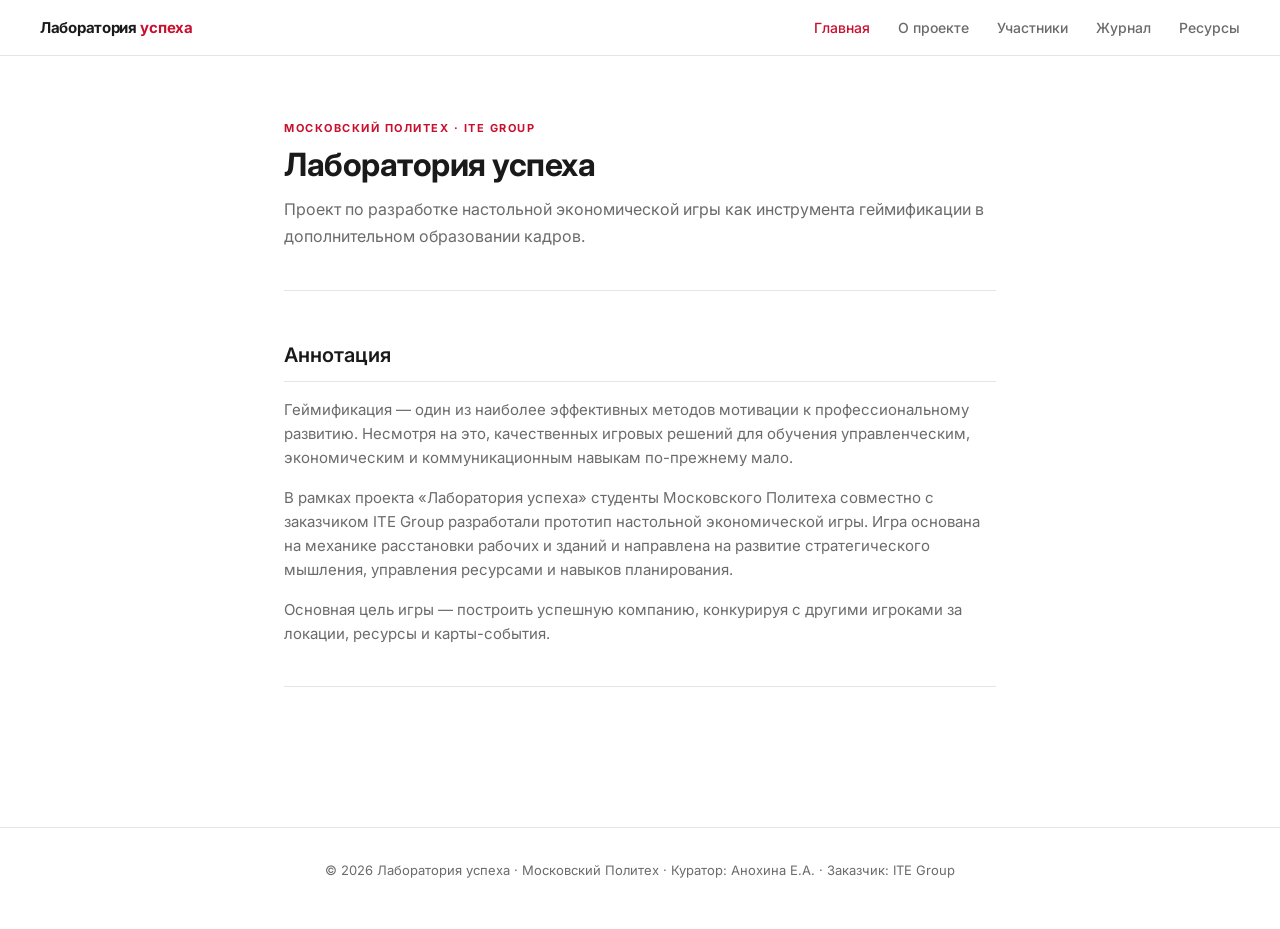
<file: site/index.html>
<!DOCTYPE html>
<html lang="ru">
<head>
  <meta charset="UTF-8" />
  <meta name="viewport" content="width=device-width, initial-scale=1.0" />
  <title>Лаборатория успеха</title>
  <link rel="stylesheet" href="style.css" />
</head>
<body>
  
<nav>
  <a class="nav-logo" href="index.html">Лаборатория <span>успеха</span></a>
  <ul class="nav-links">
    <li><a href="index.html" class="active">Главная</a></li>
    <li><a href="about.html">О проекте</a></li>
    <li><a href="team.html">Участники</a></li>
    <li><a href="journal.html">Журнал</a></li>
    <li><a href="resources.html">Ресурсы</a></li>
  </ul>
</nav>

<main>
  <div class="label">Московский Политех · ITE Group</div>
  <h1>Лаборатория успеха</h1>
  <p class="subtitle">Проект по разработке настольной экономической игры как инструмента геймификации в дополнительном образовании кадров.</p>

  <hr />

  <h2>Аннотация</h2>
  <p>Геймификация — один из наиболее эффективных методов мотивации к профессиональному развитию. Несмотря на это, качественных игровых решений для обучения управленческим, экономическим и коммуникационным навыкам по-прежнему мало.</p>
  <p>В рамках проекта «Лаборатория успеха» студенты Московского Политеха совместно с заказчиком ITE Group разработали прототип настольной экономической игры. Игра основана на механике расстановки рабочих и зданий и направлена на развитие стратегического мышления, управления ресурсами и навыков планирования.</p>
  <p>Основная цель игры — построить успешную компанию, конкурируя с другими игроками за локации, ресурсы и карты-события.</p>

  <hr />
</main>

<footer>
  <p>© 2026 Лаборатория успеха · Московский Политех · Куратор: Анохина Е.А. · Заказчик: ITE Group</p>
</footer>

</body>
</html>
</file>
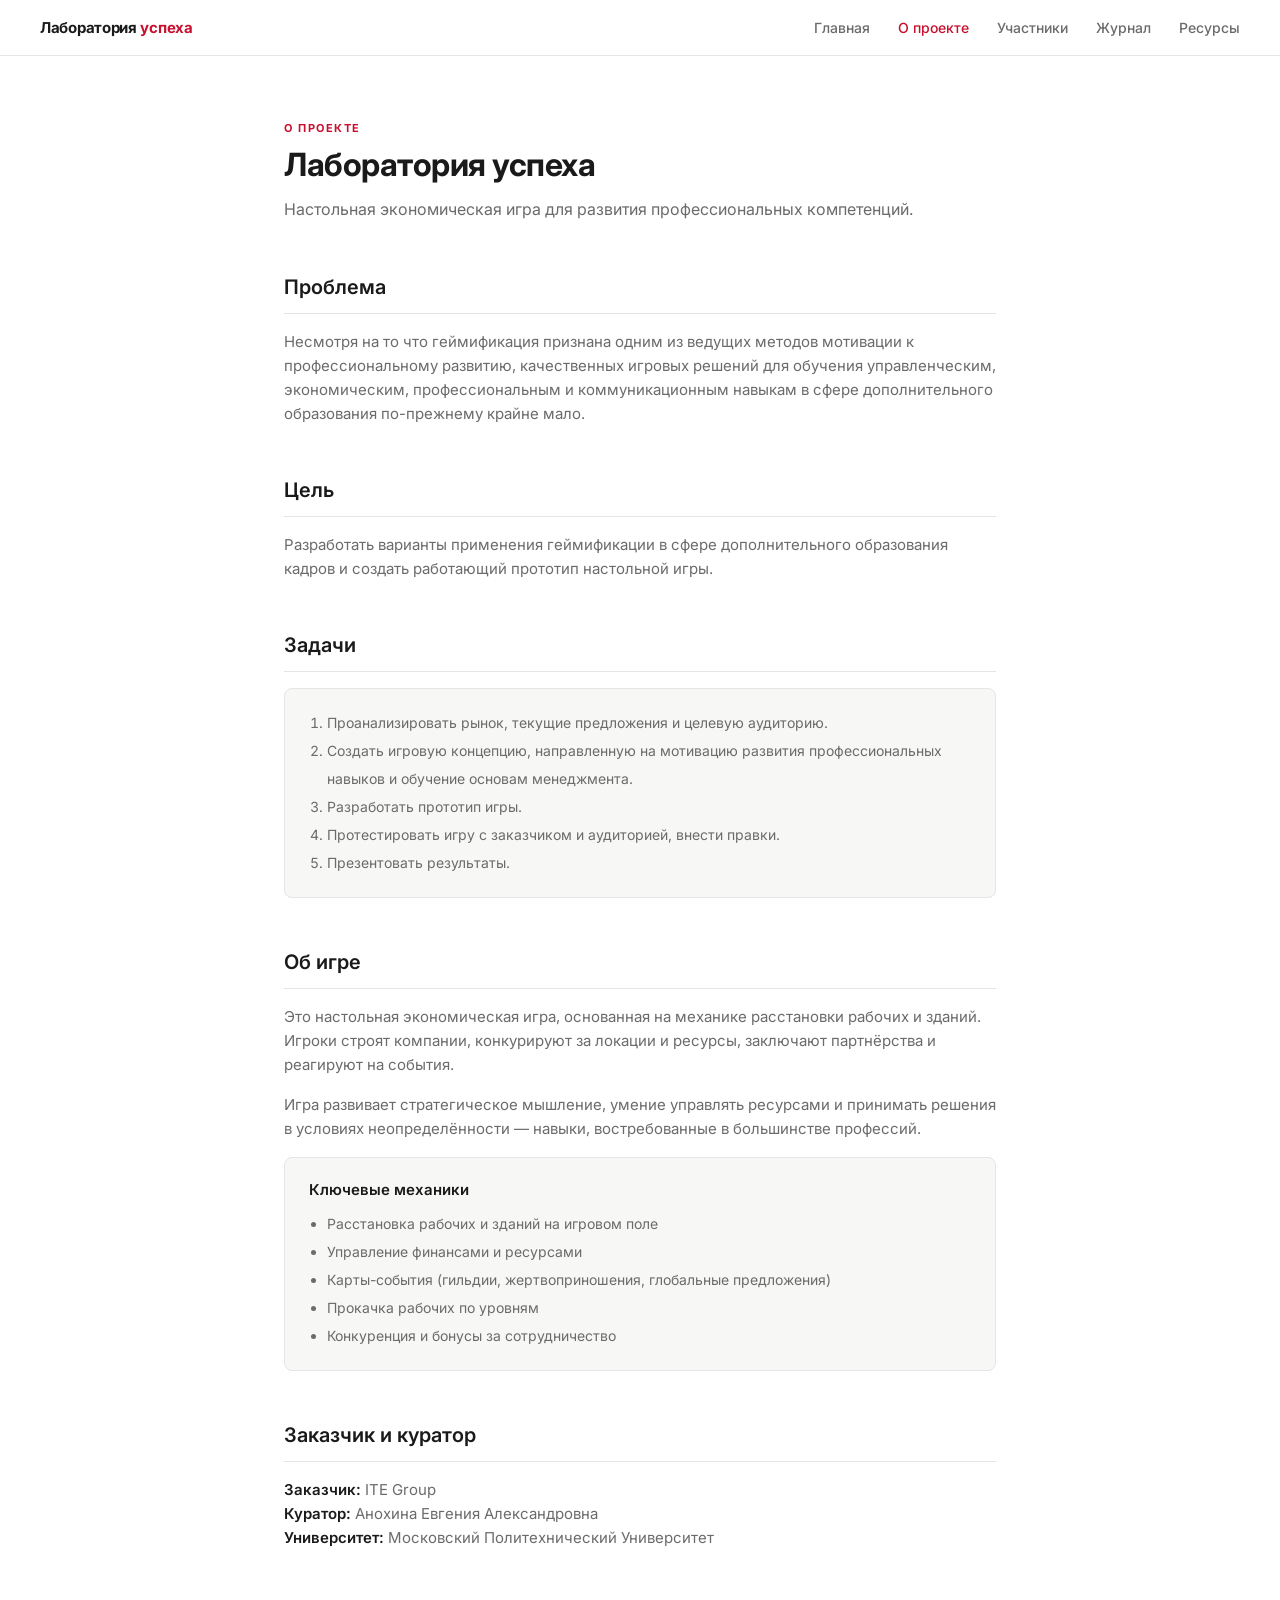
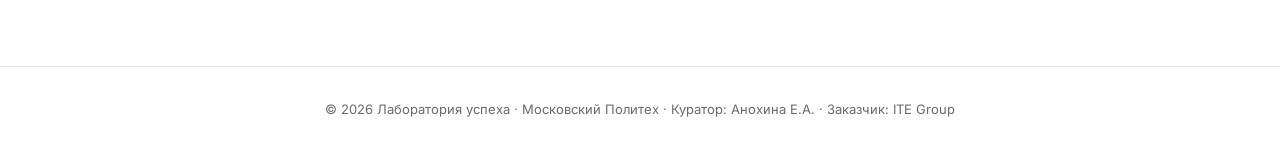
<file: site/about.html>
<!DOCTYPE html>
<html lang="ru">
<head>
  <meta charset="UTF-8" />
  <meta name="viewport" content="width=device-width, initial-scale=1.0" />
  <title>О проекте — Лаборатория успеха</title>
  <link rel="stylesheet" href="style.css" />
</head>
<body>
 
<nav>
  <a class="nav-logo" href="index.html">Лаборатория <span>успеха</span></a>
  <ul class="nav-links">
    <li><a href="index.html">Главная</a></li>
    <li><a href="about.html" class="active">О проекте</a></li>
    <li><a href="team.html">Участники</a></li>
    <li><a href="journal.html">Журнал</a></li>
    <li><a href="resources.html">Ресурсы</a></li>
  </ul>
</nav>

<main>
  <div class="label">О проекте</div>
  <h1>Лаборатория успеха</h1>
  <p class="subtitle">Настольная экономическая игра для развития профессиональных компетенций.</p>

  <h2>Проблема</h2>
  <p>Несмотря на то что геймификация признана одним из ведущих методов мотивации к профессиональному развитию, качественных игровых решений для обучения управленческим, экономическим, профессиональным и коммуникационным навыкам в сфере дополнительного образования по-прежнему крайне мало.</p>

  <h2>Цель</h2>
  <p>Разработать варианты применения геймификации в сфере дополнительного образования кадров и создать работающий прототип настольной игры.</p>

  <h2>Задачи</h2>
  <div class="card">
    <ol style="padding-left:18px; color:var(--muted); font-size:14px; line-height:2;">
      <li>Проанализировать рынок, текущие предложения и целевую аудиторию.</li>
      <li>Создать игровую концепцию, направленную на мотивацию развития профессиональных навыков и обучение основам менеджмента.</li>
      <li>Разработать прототип игры.</li>
      <li>Протестировать игру с заказчиком и аудиторией, внести правки.</li>
      <li>Презентовать результаты.</li>
    </ol>
  </div>

  <h2>Об игре</h2>
  <p>Это настольная экономическая игра, основанная на механике расстановки рабочих и зданий. Игроки строят компании, конкурируют за локации и ресурсы, заключают партнёрства и реагируют на события.</p>
  <p>Игра развивает стратегическое мышление, умение управлять ресурсами и принимать решения в условиях неопределённости — навыки, востребованные в большинстве профессий.</p>

  <div class="card">
    <h3>Ключевые механики</h3>
    <ul style="padding-left:18px; color:var(--muted); font-size:14px; line-height:2; margin-top:8px;">
      <li>Расстановка рабочих и зданий на игровом поле</li>
      <li>Управление финансами и ресурсами</li>
      <li>Карты-события (гильдии, жертвоприношения, глобальные предложения)</li>
      <li>Прокачка рабочих по уровням</li>
      <li>Конкуренция и бонусы за сотрудничество</li>
    </ul>
  </div>

  <h2>Заказчик и куратор</h2>
  <p><strong>Заказчик:</strong> ITE Group<br />
  <strong>Куратор:</strong> Анохина Евгения Александровна<br />
  <strong>Университет:</strong> Московский Политехнический Университет</p>
</main>

<footer>
  <p>© 2026 Лаборатория успеха · Московский Политех · Куратор: Анохина Е.А. · Заказчик: ITE Group</p>
</footer>

</body>
</html>
</file>
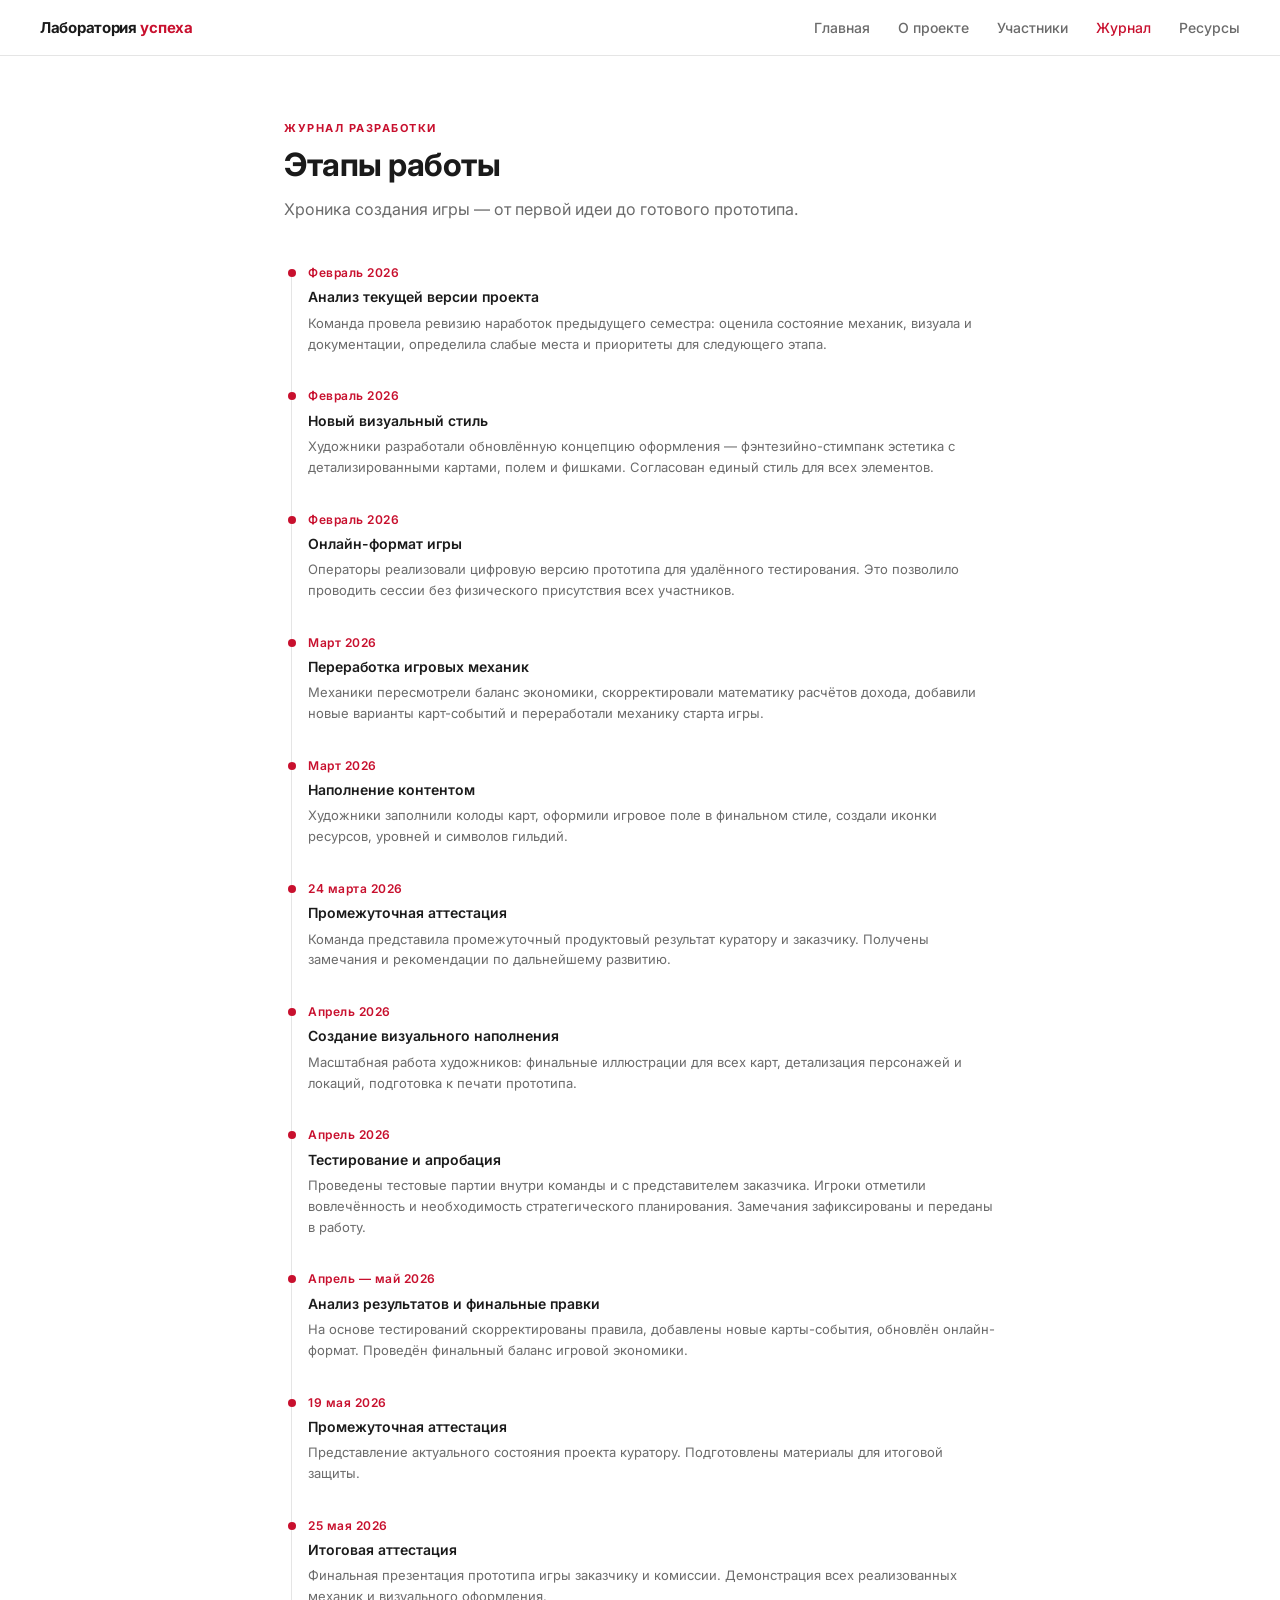
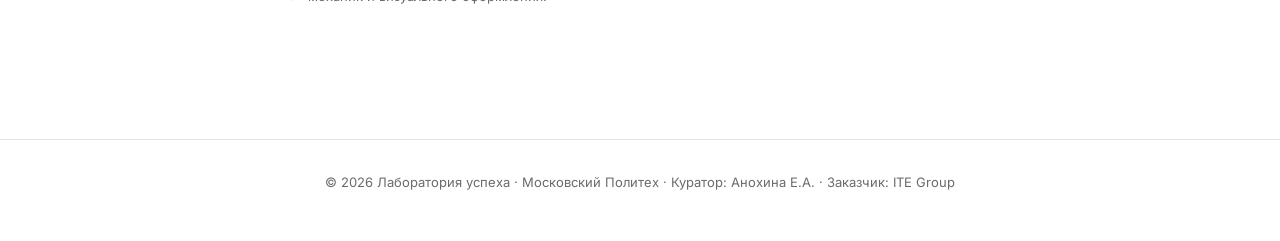
<file: site/journal.html>
<!DOCTYPE html>
<html lang="ru">
<head>
  <meta charset="UTF-8" />
  <meta name="viewport" content="width=device-width, initial-scale=1.0" />
  <title>Журнал — Лаборатория успеха</title>
  <link rel="stylesheet" href="style.css" />
</head>
<body>

<nav>
  <a class="nav-logo" href="index.html">Лаборатория <span>успеха</span></a>
  <ul class="nav-links">
    <li><a href="index.html">Главная</a></li>
    <li><a href="about.html">О проекте</a></li>
    <li><a href="team.html">Участники</a></li>
    <li><a href="journal.html" class="active">Журнал</a></li>
    <li><a href="resources.html">Ресурсы</a></li>
  </ul>
</nav>

<main>
  <div class="label">Журнал разработки</div>
  <h1>Этапы работы</h1>
  <p class="subtitle">Хроника создания игры — от первой идеи до готового прототипа.</p>

  <ul class="timeline">
 
    <li class="timeline-item">
      <div class="timeline-date">Февраль 2026</div>
      <div class="timeline-title">Анализ текущей версии проекта</div>
      <div class="timeline-desc">Команда провела ревизию наработок предыдущего семестра: оценила состояние механик, визуала и документации, определила слабые места и приоритеты для следующего этапа.</div>
    </li>

    <li class="timeline-item">
      <div class="timeline-date">Февраль 2026</div>
      <div class="timeline-title">Новый визуальный стиль</div>
      <div class="timeline-desc">Художники разработали обновлённую концепцию оформления — фэнтезийно-стимпанк эстетика с детализированными картами, полем и фишками. Согласован единый стиль для всех элементов.</div>
    </li>

    <li class="timeline-item">
      <div class="timeline-date">Февраль 2026</div>
      <div class="timeline-title">Онлайн-формат игры</div>
      <div class="timeline-desc">Операторы реализовали цифровую версию прототипа для удалённого тестирования. Это позволило проводить сессии без физического присутствия всех участников.</div>
    </li>

    <li class="timeline-item">
      <div class="timeline-date">Март 2026</div>
      <div class="timeline-title">Переработка игровых механик</div>
      <div class="timeline-desc">Механики пересмотрели баланс экономики, скорректировали математику расчётов дохода, добавили новые варианты карт-событий и переработали механику старта игры.</div>
    </li>

    <li class="timeline-item">
      <div class="timeline-date">Март 2026</div>
      <div class="timeline-title">Наполнение контентом</div>
      <div class="timeline-desc">Художники заполнили колоды карт, оформили игровое поле в финальном стиле, создали иконки ресурсов, уровней и символов гильдий.</div>
    </li>

    <li class="timeline-item">
      <div class="timeline-date">24 марта 2026</div>
      <div class="timeline-title">Промежуточная аттестация</div>
      <div class="timeline-desc">Команда представила промежуточный продуктовый результат куратору и заказчику. Получены замечания и рекомендации по дальнейшему развитию.</div>
    </li>

    <li class="timeline-item">
      <div class="timeline-date">Апрель 2026</div>
      <div class="timeline-title">Создание визуального наполнения</div>
      <div class="timeline-desc">Масштабная работа художников: финальные иллюстрации для всех карт, детализация персонажей и локаций, подготовка к печати прототипа.</div>
    </li>

    <li class="timeline-item">
      <div class="timeline-date">Апрель 2026</div>
      <div class="timeline-title">Тестирование и апробация</div>
      <div class="timeline-desc">Проведены тестовые партии внутри команды и с представителем заказчика. Игроки отметили вовлечённость и необходимость стратегического планирования. Замечания зафиксированы и переданы в работу.</div>
    </li>

    <li class="timeline-item">
      <div class="timeline-date">Апрель — май 2026</div>
      <div class="timeline-title">Анализ результатов и финальные правки</div>
      <div class="timeline-desc">На основе тестирований скорректированы правила, добавлены новые карты-события, обновлён онлайн-формат. Проведён финальный баланс игровой экономики.</div>
    </li>

    <li class="timeline-item">
      <div class="timeline-date">19 мая 2026</div>
      <div class="timeline-title">Промежуточная аттестация</div>
      <div class="timeline-desc">Представление актуального состояния проекта куратору. Подготовлены материалы для итоговой защиты.</div>
    </li>

    <li class="timeline-item">
      <div class="timeline-date">25 мая 2026</div>
      <div class="timeline-title">Итоговая аттестация</div>
      <div class="timeline-desc">Финальная презентация прототипа игры заказчику и комиссии. Демонстрация всех реализованных механик и визуального оформления.</div>
    </li>

  </ul>
</main>

<footer>
  <p>© 2026 Лаборатория успеха · Московский Политех · Куратор: Анохина Е.А. · Заказчик: ITE Group</p>
</footer>

</body>
</html>
</file>
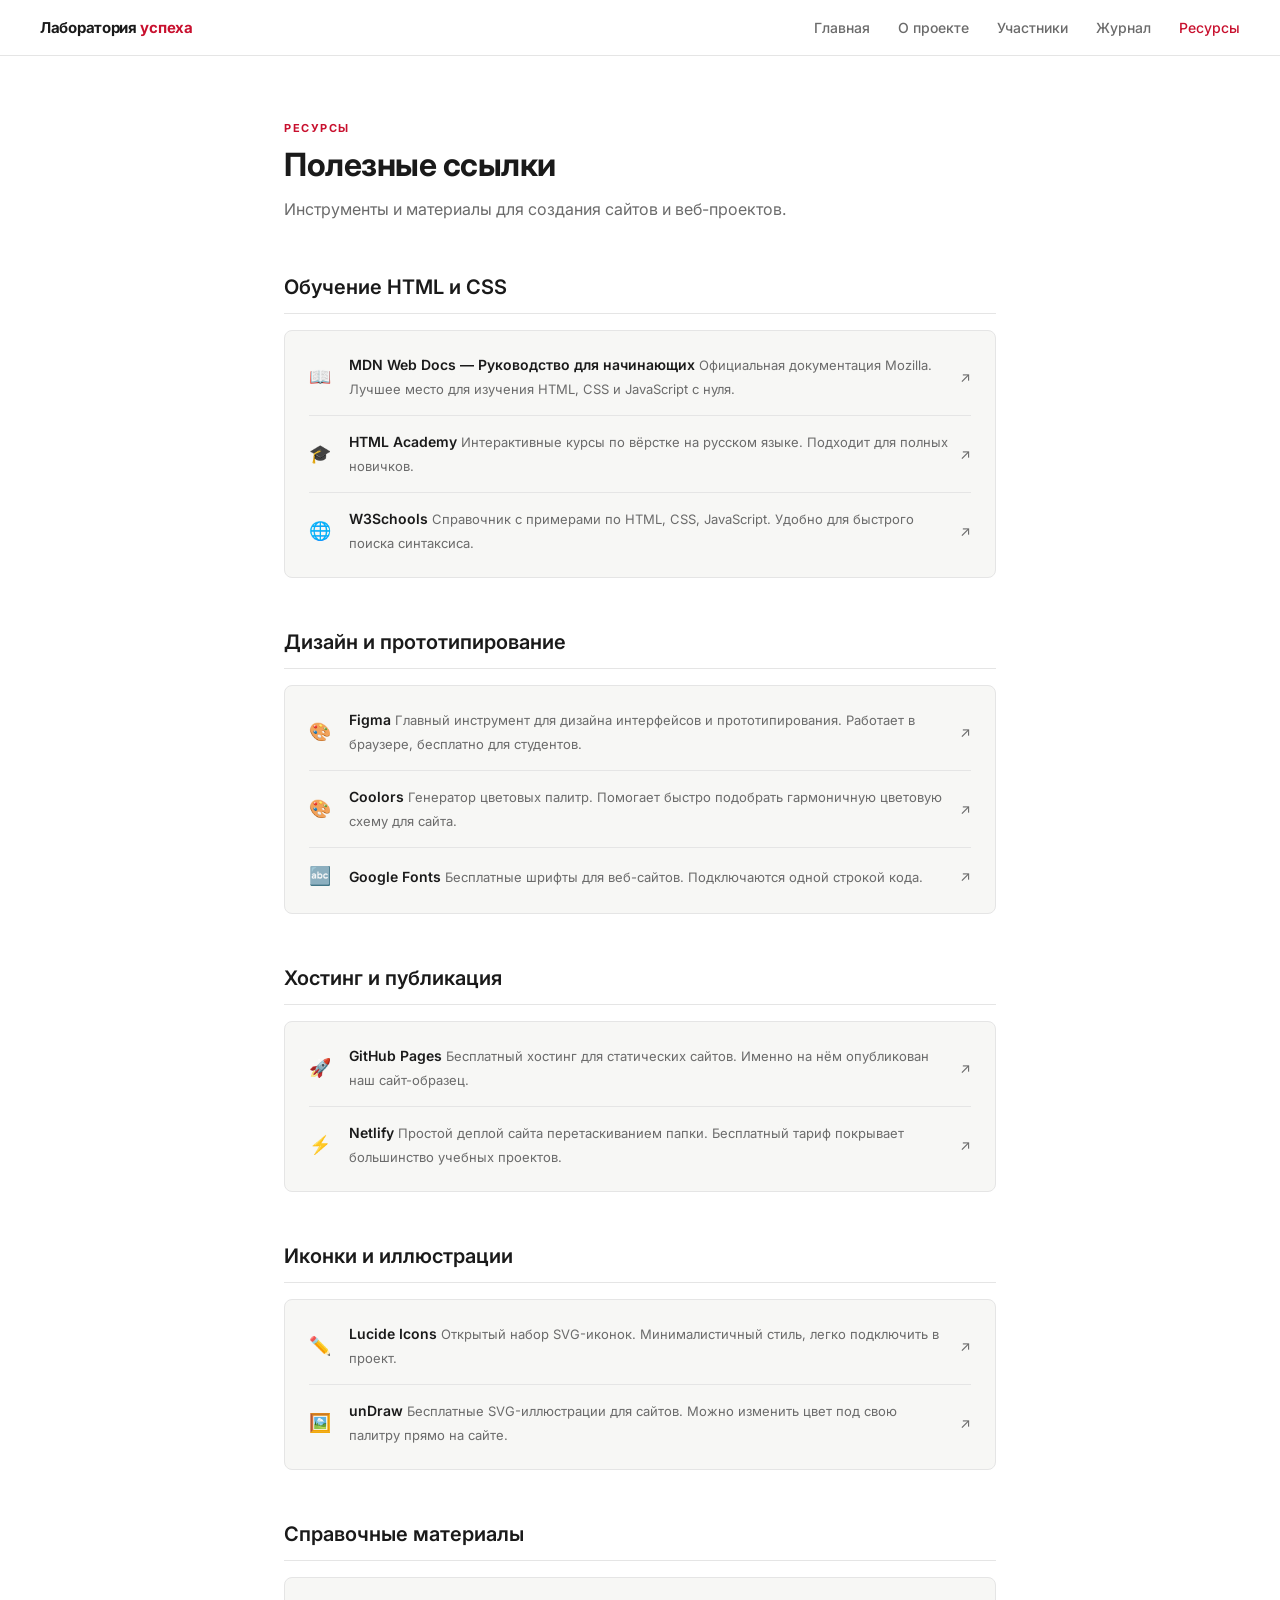
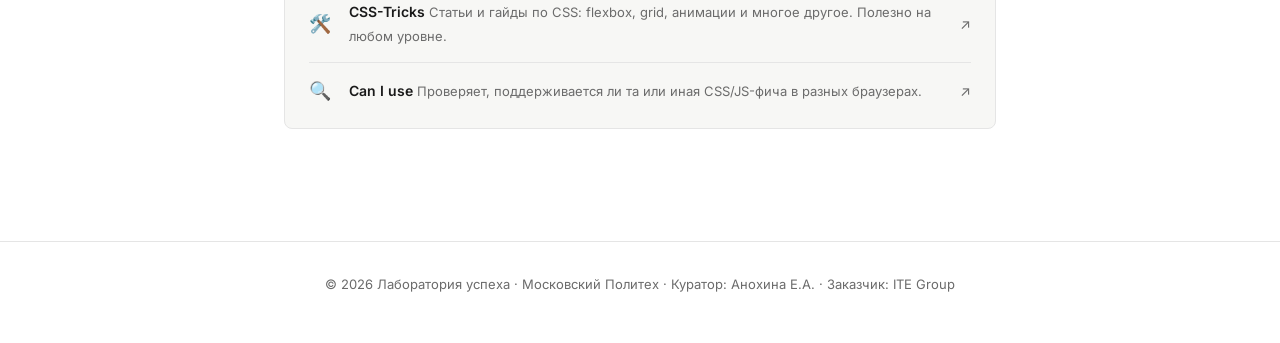
<file: site/resources.html>
<!DOCTYPE html>
<html lang="ru">
<head>
  <meta charset="UTF-8" />
  <meta name="viewport" content="width=device-width, initial-scale=1.0" />
  <title>Ресурсы — Лаборатория успеха</title>
  <link rel="stylesheet" href="style.css" />
</head>
<body>
 
<nav>
  <a class="nav-logo" href="index.html">Лаборатория <span>успеха</span></a>
  <ul class="nav-links">
    <li><a href="index.html">Главная</a></li>
    <li><a href="about.html">О проекте</a></li>
    <li><a href="team.html">Участники</a></li>
    <li><a href="journal.html">Журнал</a></li>
    <li><a href="resources.html" class="active">Ресурсы</a></li>
  </ul>
</nav>

<main>
  <div class="label">Ресурсы</div>
  <h1>Полезные ссылки</h1>
  <p class="subtitle">Инструменты и материалы для создания сайтов и веб-проектов.</p>

  <h2>Обучение HTML и CSS</h2>
  <div class="card" style="padding:8px 24px;">
    <a href="https://developer.mozilla.org/ru/docs/Learn" target="_blank" class="resource-link">
      <span class="resource-icon">📖</span>
      <span class="resource-info">
        <span class="resource-title">MDN Web Docs — Руководство для начинающих</span>
        <span class="resource-desc">Официальная документация Mozilla. Лучшее место для изучения HTML, CSS и JavaScript с нуля.</span>
      </span>
      <span class="resource-arrow">↗</span>
    </a>
    <a href="https://htmlacademy.ru" target="_blank" class="resource-link">
      <span class="resource-icon">🎓</span>
      <span class="resource-info">
        <span class="resource-title">HTML Academy</span>
        <span class="resource-desc">Интерактивные курсы по вёрстке на русском языке. Подходит для полных новичков.</span>
      </span>
      <span class="resource-arrow">↗</span>
    </a>
    <a href="https://www.w3schools.com" target="_blank" class="resource-link">
      <span class="resource-icon">🌐</span>
      <span class="resource-info">
        <span class="resource-title">W3Schools</span>
        <span class="resource-desc">Справочник с примерами по HTML, CSS, JavaScript. Удобно для быстрого поиска синтаксиса.</span>
      </span>
      <span class="resource-arrow">↗</span>
    </a>
  </div>

  <h2>Дизайн и прототипирование</h2>
  <div class="card" style="padding:8px 24px;">
    <a href="https://www.figma.com" target="_blank" class="resource-link">
      <span class="resource-icon">🎨</span>
      <span class="resource-info">
        <span class="resource-title">Figma</span>
        <span class="resource-desc">Главный инструмент для дизайна интерфейсов и прототипирования. Работает в браузере, бесплатно для студентов.</span>
      </span>
      <span class="resource-arrow">↗</span>
    </a>
    <a href="https://coolors.co" target="_blank" class="resource-link">
      <span class="resource-icon">🎨</span>
      <span class="resource-info">
        <span class="resource-title">Coolors</span>
        <span class="resource-desc">Генератор цветовых палитр. Помогает быстро подобрать гармоничную цветовую схему для сайта.</span>
      </span>
      <span class="resource-arrow">↗</span>
    </a>
    <a href="https://fonts.google.com" target="_blank" class="resource-link">
      <span class="resource-icon">🔤</span>
      <span class="resource-info">
        <span class="resource-title">Google Fonts</span>
        <span class="resource-desc">Бесплатные шрифты для веб-сайтов. Подключаются одной строкой кода.</span>
      </span>
      <span class="resource-arrow">↗</span>
    </a>
  </div>

  <h2>Хостинг и публикация</h2>
  <div class="card" style="padding:8px 24px;">
    <a href="https://pages.github.com" target="_blank" class="resource-link">
      <span class="resource-icon">🚀</span>
      <span class="resource-info">
        <span class="resource-title">GitHub Pages</span>
        <span class="resource-desc">Бесплатный хостинг для статических сайтов. Именно на нём опубликован наш сайт-образец.</span>
      </span>
      <span class="resource-arrow">↗</span>
    </a>
    <a href="https://netlify.com" target="_blank" class="resource-link">
      <span class="resource-icon">⚡</span>
      <span class="resource-info">
        <span class="resource-title">Netlify</span>
        <span class="resource-desc">Простой деплой сайта перетаскиванием папки. Бесплатный тариф покрывает большинство учебных проектов.</span>
      </span>
      <span class="resource-arrow">↗</span>
    </a>
  </div>

  <h2>Иконки и иллюстрации</h2>
  <div class="card" style="padding:8px 24px;">
    <a href="https://lucide.dev" target="_blank" class="resource-link">
      <span class="resource-icon">✏️</span>
      <span class="resource-info">
        <span class="resource-title">Lucide Icons</span>
        <span class="resource-desc">Открытый набор SVG-иконок. Минималистичный стиль, легко подключить в проект.</span>
      </span>
      <span class="resource-arrow">↗</span>
    </a>
    <a href="https://undraw.co" target="_blank" class="resource-link">
      <span class="resource-icon">🖼️</span>
      <span class="resource-info">
        <span class="resource-title">unDraw</span>
        <span class="resource-desc">Бесплатные SVG-иллюстрации для сайтов. Можно изменить цвет под свою палитру прямо на сайте.</span>
      </span>
      <span class="resource-arrow">↗</span>
    </a>
  </div>

  <h2>Справочные материалы</h2>
  <div class="card" style="padding:8px 24px;">
    <a href="https://css-tricks.com" target="_blank" class="resource-link">
      <span class="resource-icon">🛠️</span>
      <span class="resource-info">
        <span class="resource-title">CSS-Tricks</span>
        <span class="resource-desc">Статьи и гайды по CSS: flexbox, grid, анимации и многое другое. Полезно на любом уровне.</span>
      </span>
      <span class="resource-arrow">↗</span>
    </a>
    <a href="https://caniuse.com" target="_blank" class="resource-link">
      <span class="resource-icon">🔍</span>
      <span class="resource-info">
        <span class="resource-title">Can I use</span>
        <span class="resource-desc">Проверяет, поддерживается ли та или иная CSS/JS-фича в разных браузерах.</span>
      </span>
      <span class="resource-arrow">↗</span>
    </a>
  </div>

</main>

<footer>
  <p>© 2026 Лаборатория успеха · Московский Политех · Куратор: Анохина Е.А. · Заказчик: ITE Group</p>
</footer>

</body>
</html>
</file>
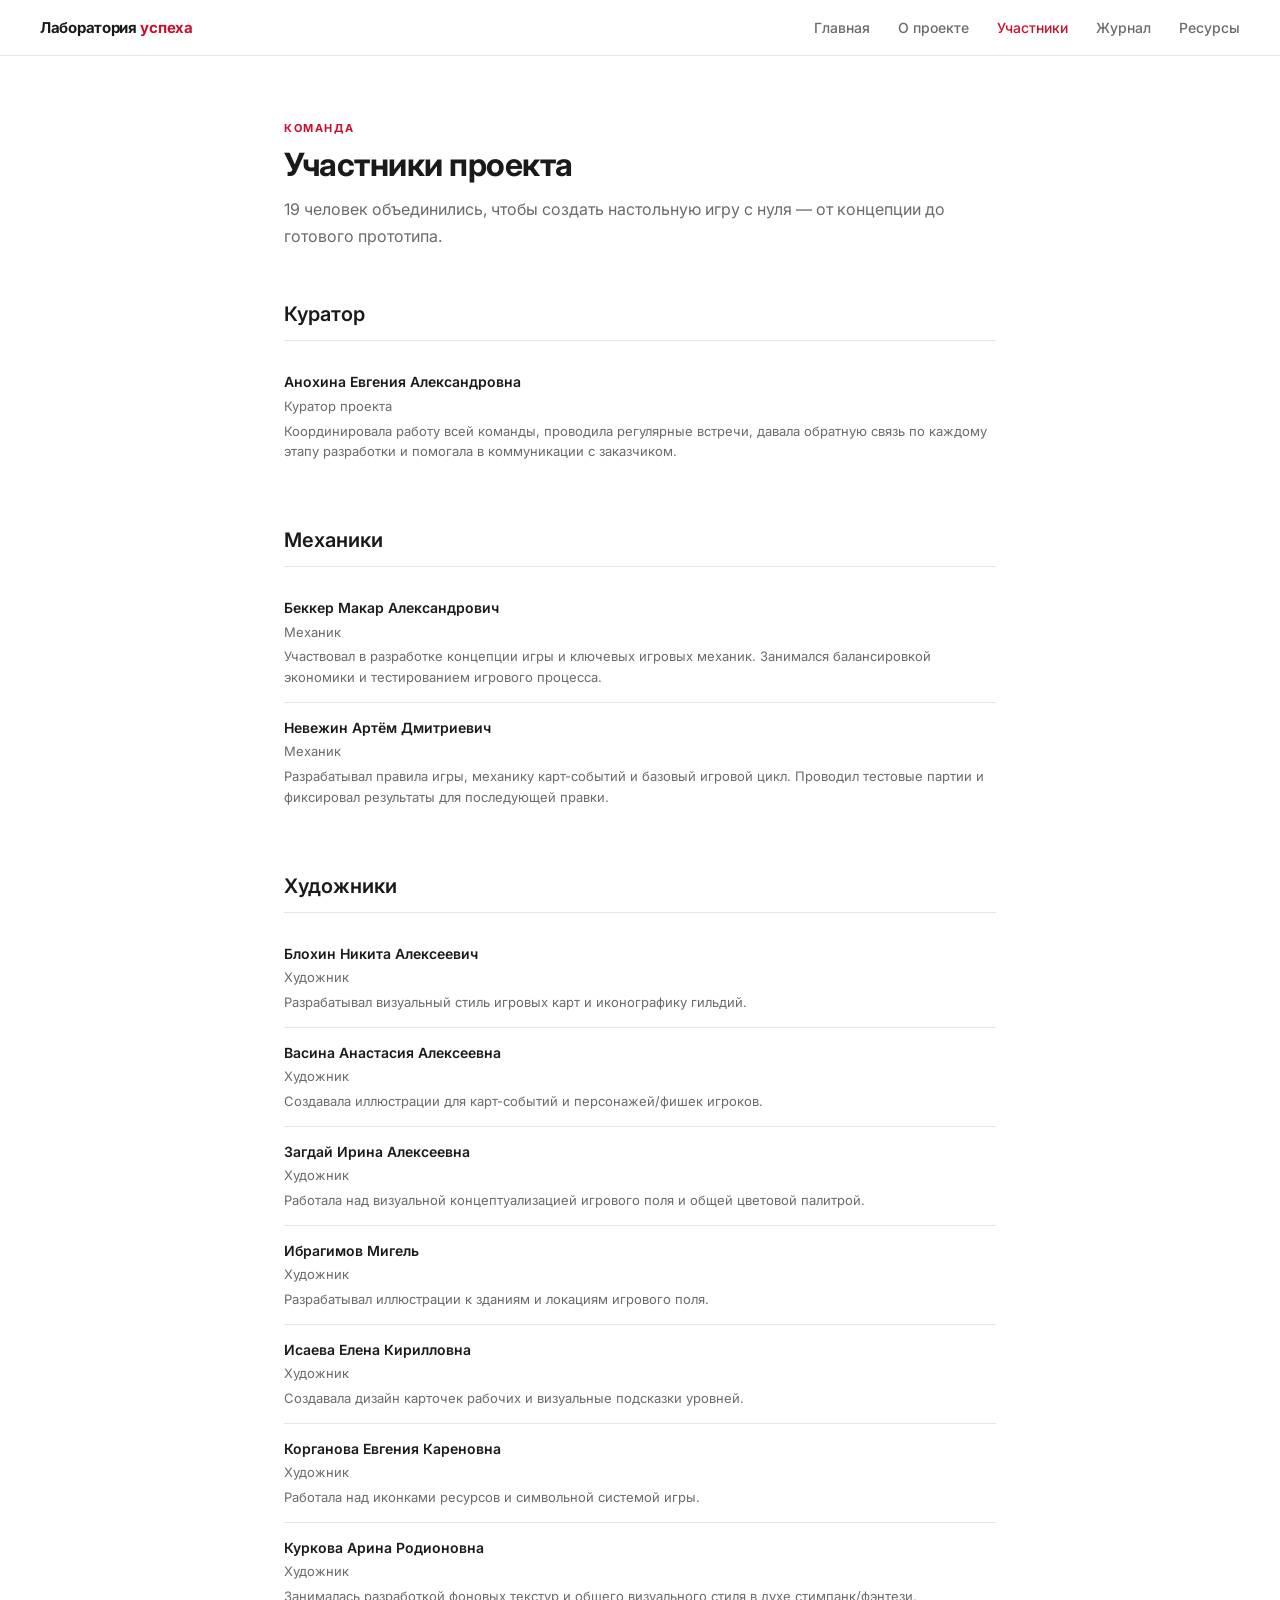
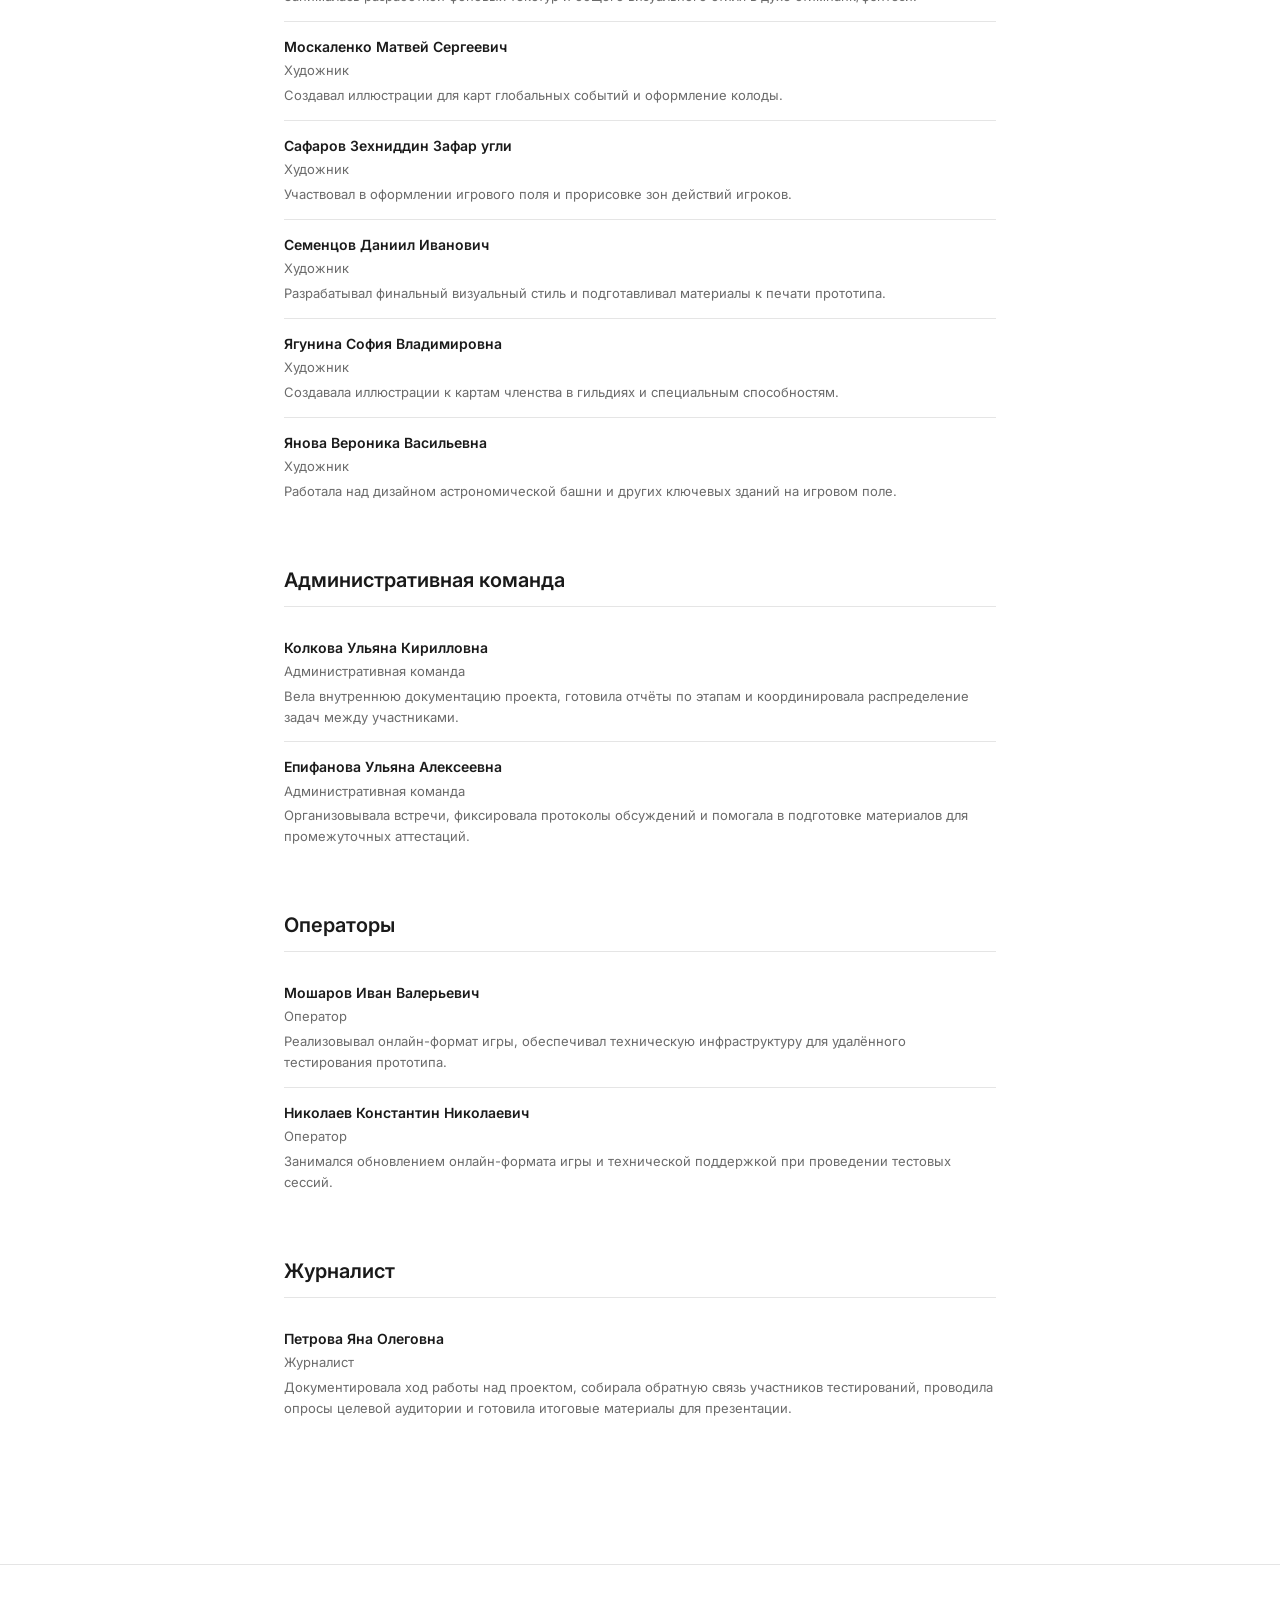
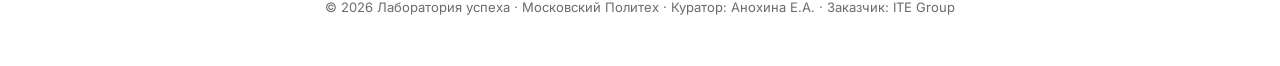
<file: site/team.html>
<!DOCTYPE html>
<html lang="ru">
<head>
  <meta charset="UTF-8" />
  <meta name="viewport" content="width=device-width, initial-scale=1.0" />
  <title>Участники — Лаборатория успеха</title>
  <link rel="stylesheet" href="style.css" />
</head>
<body>

<nav>
  <a class="nav-logo" href="index.html">Лаборатория <span>успеха</span></a>
  <ul class="nav-links">
    <li><a href="index.html">Главная</a></li>
    <li><a href="about.html">О проекте</a></li>
    <li><a href="team.html" class="active">Участники</a></li>
    <li><a href="journal.html">Журнал</a></li>
    <li><a href="resources.html">Ресурсы</a></li>
  </ul>
</nav>

<main>
  <div class="label">Команда</div>
  <h1>Участники проекта</h1>
  <p class="subtitle">19 человек объединились, чтобы создать настольную игру с нуля — от концепции до готового прототипа.</p>

  <!-- CURATOR -->
  <div class="role-group">
    <h2>Куратор</h2>
    <ul class="member-list">
      <li class="member-item">
        <span class="member-name">Анохина Евгения Александровна</span>
        <span class="member-role">Куратор проекта</span>
        <span class="member-contrib">Координировала работу всей команды, проводила регулярные встречи, давала обратную связь по каждому этапу разработки и помогала в коммуникации с заказчиком.</span>
      </li>
    </ul>
  </div>

  <!-- MECHANICS -->
  <div class="role-group">
    <h2>Механики</h2>
    <ul class="member-list">
      <li class="member-item">
        <span class="member-name">Беккер Макар Александрович</span>
        <span class="member-role">Механик</span>
        <span class="member-contrib">Участвовал в разработке концепции игры и ключевых игровых механик. Занимался балансировкой экономики и тестированием игрового процесса.</span>
      </li>
      <li class="member-item">
        <span class="member-name">Невежин Артём Дмитриевич</span>
        <span class="member-role">Механик</span>
        <span class="member-contrib">Разрабатывал правила игры, механику карт-событий и базовый игровой цикл. Проводил тестовые партии и фиксировал результаты для последующей правки.</span>
      </li>
    </ul>
  </div>

  <!-- ARTISTS -->
  <div class="role-group">
    <h2>Художники</h2>
    <ul class="member-list">
      <li class="member-item">
        <span class="member-name">Блохин Никита Алексеевич</span>
        <span class="member-role">Художник</span>
        <span class="member-contrib">Разрабатывал визуальный стиль игровых карт и иконографику гильдий.</span>
      </li>
      <li class="member-item">
        <span class="member-name">Васина Анастасия Алексеевна</span>
        <span class="member-role">Художник</span>
        <span class="member-contrib">Создавала иллюстрации для карт-событий и персонажей/фишек игроков.</span>
      </li>
      <li class="member-item">
        <span class="member-name">Загдай Ирина Алексеевна</span>
        <span class="member-role">Художник</span>
        <span class="member-contrib">Работала над визуальной концептуализацией игрового поля и общей цветовой палитрой.</span>
      </li>
      <li class="member-item">
        <span class="member-name">Ибрагимов Мигель</span>
        <span class="member-role">Художник</span>
        <span class="member-contrib">Разрабатывал иллюстрации к зданиям и локациям игрового поля.</span>
      </li>
      <li class="member-item">
        <span class="member-name">Исаева Елена Кирилловна</span>
        <span class="member-role">Художник</span>
        <span class="member-contrib">Создавала дизайн карточек рабочих и визуальные подсказки уровней.</span>
      </li>
      <li class="member-item">
        <span class="member-name">Корганова Евгения Кареновна</span>
        <span class="member-role">Художник</span>
        <span class="member-contrib">Работала над иконками ресурсов и символьной системой игры.</span>
      </li>
      <li class="member-item">
        <span class="member-name">Куркова Арина Родионовна</span>
        <span class="member-role">Художник</span>
        <span class="member-contrib">Занималась разработкой фоновых текстур и общего визуального стиля в духе стимпанк/фэнтези.</span>
      </li>
      <li class="member-item">
        <span class="member-name">Москаленко Матвей Сергеевич</span>
        <span class="member-role">Художник</span>
        <span class="member-contrib">Создавал иллюстрации для карт глобальных событий и оформление колоды.</span>
      </li>
      <li class="member-item">
        <span class="member-name">Сафаров Зехниддин Зафар угли</span>
        <span class="member-role">Художник</span>
        <span class="member-contrib">Участвовал в оформлении игрового поля и прорисовке зон действий игроков.</span>
      </li>
      <li class="member-item">
        <span class="member-name">Семенцов Даниил Иванович</span>
        <span class="member-role">Художник</span>
        <span class="member-contrib">Разрабатывал финальный визуальный стиль и подготавливал материалы к печати прототипа.</span>
      </li>
      <li class="member-item">
        <span class="member-name">Ягунина София Владимировна</span>
        <span class="member-role">Художник</span>
        <span class="member-contrib">Создавала иллюстрации к картам членства в гильдиях и специальным способностям.</span>
      </li>
      <li class="member-item">
        <span class="member-name">Янова Вероника Васильевна</span>
        <span class="member-role">Художник</span>
        <span class="member-contrib">Работала над дизайном астрономической башни и других ключевых зданий на игровом поле.</span>
      </li>
    </ul>
  </div>

  <!-- ADMIN -->
  <div class="role-group">
    <h2>Административная команда</h2>
    <ul class="member-list">
      <li class="member-item">
        <span class="member-name">Колкова Ульяна Кирилловна</span>
        <span class="member-role">Административная команда</span>
        <span class="member-contrib">Вела внутреннюю документацию проекта, готовила отчёты по этапам и координировала распределение задач между участниками.</span>
      </li>
      <li class="member-item">
        <span class="member-name">Епифанова Ульяна Алексеевна</span>
        <span class="member-role">Административная команда</span>
        <span class="member-contrib">Организовывала встречи, фиксировала протоколы обсуждений и помогала в подготовке материалов для промежуточных аттестаций.</span>
      </li>
    </ul>
  </div>
 
  <!-- OPERATORS -->
  <div class="role-group">
    <h2>Операторы</h2>
    <ul class="member-list">
      <li class="member-item">
        <span class="member-name">Мошаров Иван Валерьевич</span>
        <span class="member-role">Оператор</span>
        <span class="member-contrib">Реализовывал онлайн-формат игры, обеспечивал техническую инфраструктуру для удалённого тестирования прототипа.</span>
      </li>
      <li class="member-item">
        <span class="member-name">Николаев Константин Николаевич</span>
        <span class="member-role">Оператор</span>
        <span class="member-contrib">Занимался обновлением онлайн-формата игры и технической поддержкой при проведении тестовых сессий.</span>
      </li>
    </ul>
  </div>

  <!-- JOURNALIST -->
  <div class="role-group">
    <h2>Журналист</h2>
    <ul class="member-list">
      <li class="member-item">
        <span class="member-name">Петрова Яна Олеговна</span>
        <span class="member-role">Журналист</span>
        <span class="member-contrib">Документировала ход работы над проектом, собирала обратную связь участников тестирований, проводила опросы целевой аудитории и готовила итоговые материалы для презентации.</span>
      </li>
    </ul>
  </div>

</main>

<footer>
  <p>© 2026 Лаборатория успеха · Московский Политех · Куратор: Анохина Е.А. · Заказчик: ITE Group</p>
</footer>

</body>
</html>
</file>
<file: site/style.css>
@import url('https://fonts.googleapis.com/css2?family=Inter:wght@400;500;600;700&display=swap');

*, *::before, *::after { box-sizing: border-box; margin: 0; padding: 0; }

:root {
  --bg: #ffffff;
  --bg2: #f7f7f5;
  --text: #1a1a1a;
  --muted: #6b6b6b;
  --accent: #c8102e;
  --border: #e5e5e5;
  --radius: 8px;
}
 
html { scroll-behavior: smooth; }

body {
  font-family: 'Inter', sans-serif;
  background: var(--bg);
  color: var(--text);
  line-height: 1.6;
  font-size: 15px;
}

/* NAV */
nav {
  position: sticky;
  top: 0;
  z-index: 100;
  background: var(--bg);
  border-bottom: 1px solid var(--border);
  display: flex;
  align-items: center;
  justify-content: space-between;
  padding: 0 40px;
  height: 56px;
}

.nav-logo {
  font-weight: 700;
  font-size: 15px;
  color: var(--text);
  text-decoration: none;
  letter-spacing: -0.3px;
}

.nav-logo span { color: var(--accent); }

.nav-links {
  display: flex;
  gap: 28px;
  list-style: none;
}

.nav-links a {
  color: var(--muted);
  text-decoration: none;
  font-size: 14px;
  font-weight: 500;
  transition: color 0.15s;
}

.nav-links a:hover,
.nav-links a.active { color: var(--accent); }

/* LAYOUT */
main {
  max-width: 760px;
  margin: 0 auto;
  padding: 64px 24px 100px;
}

/* TYPOGRAPHY */
h1 {
  font-size: 32px;
  font-weight: 700;
  letter-spacing: -0.5px;
  line-height: 1.2;
  margin-bottom: 12px;
}

h2 {
  font-size: 20px;
  font-weight: 600;
  margin-bottom: 16px;
  margin-top: 48px;
  padding-bottom: 10px;
  border-bottom: 1px solid var(--border);
}

h3 {
  font-size: 15px;
  font-weight: 600;
  margin-bottom: 6px;
}

p { color: var(--muted); margin-bottom: 16px; }

strong { color: var(--text); font-weight: 600; }

.subtitle {
  font-size: 16px;
  color: var(--muted);
  margin-bottom: 40px;
  line-height: 1.7;
}

.label {
  font-size: 11px;
  font-weight: 700;
  letter-spacing: 1.5px;
  text-transform: uppercase;
  color: var(--accent);
  margin-bottom: 8px;
}

hr {
  border: none;
  border-top: 1px solid var(--border);
  margin: 40px 0;
}

/* CARDS */
.card {
  background: var(--bg2);
  border: 1px solid var(--border);
  border-radius: var(--radius);
  padding: 20px 24px;
  margin-bottom: 12px;
}

/* TEAM */
.role-group { margin-bottom: 32px; }
.member-list { list-style: none; }
.member-item {
  display: flex;
  flex-direction: column;
  padding: 14px 0;
  border-bottom: 1px solid var(--border);
}
.member-item:last-child { border-bottom: none; }
.member-name { font-weight: 600; font-size: 14px; color: var(--text); }
.member-role { font-size: 13px; color: var(--muted); margin-top: 2px; }
.member-contrib { font-size: 13px; color: var(--muted); margin-top: 4px; }

/* JOURNAL */
.timeline { list-style: none; position: relative; padding-left: 24px; }
.timeline::before {
  content: '';
  position: absolute;
  left: 7px; top: 6px; bottom: 6px;
  width: 1px;
  background: var(--border);
}
.timeline-item {
  position: relative;
  margin-bottom: 32px;
}
.timeline-item::before {
  content: '';
  position: absolute;
  left: -20px; top: 6px;
  width: 8px; height: 8px;
  border-radius: 50%;
  background: var(--accent);
}
.timeline-date {
  font-size: 12px;
  font-weight: 600;
  color: var(--accent);
  margin-bottom: 4px;
  letter-spacing: 0.5px;
}
.timeline-title {
  font-weight: 600;
  font-size: 14px;
  margin-bottom: 4px;
}
.timeline-desc { font-size: 13px; color: var(--muted); }

/* RESOURCES */
.resource-link {
  display: flex;
  align-items: center;
  gap: 12px;
  padding: 14px 0;
  border-bottom: 1px solid var(--border);
  text-decoration: none;
  color: var(--text);
  transition: color 0.15s;
}
.resource-link:hover { color: var(--accent); }
.resource-link:last-child { border-bottom: none; }
.resource-icon { font-size: 18px; width: 28px; flex-shrink: 0; }
.resource-info { flex: 1; }
.resource-title { font-weight: 600; font-size: 14px; }
.resource-desc { font-size: 13px; color: var(--muted); margin-top: 1px; }
.resource-arrow { color: var(--muted); font-size: 14px; }

/* FOOTER */
footer {
  border-top: 1px solid var(--border);
  text-align: center;
  padding: 32px 24px;
  font-size: 13px;
  color: var(--muted);
}

footer a { color: var(--muted); text-decoration: none; }
footer a:hover { color: var(--accent); }

@media (max-width: 600px) {
  nav { padding: 0 16px; }
  .nav-links { gap: 16px; }
  .nav-links a { font-size: 13px; }
  main { padding: 40px 16px 80px; }
  h1 { font-size: 26px; }
}
</file>
